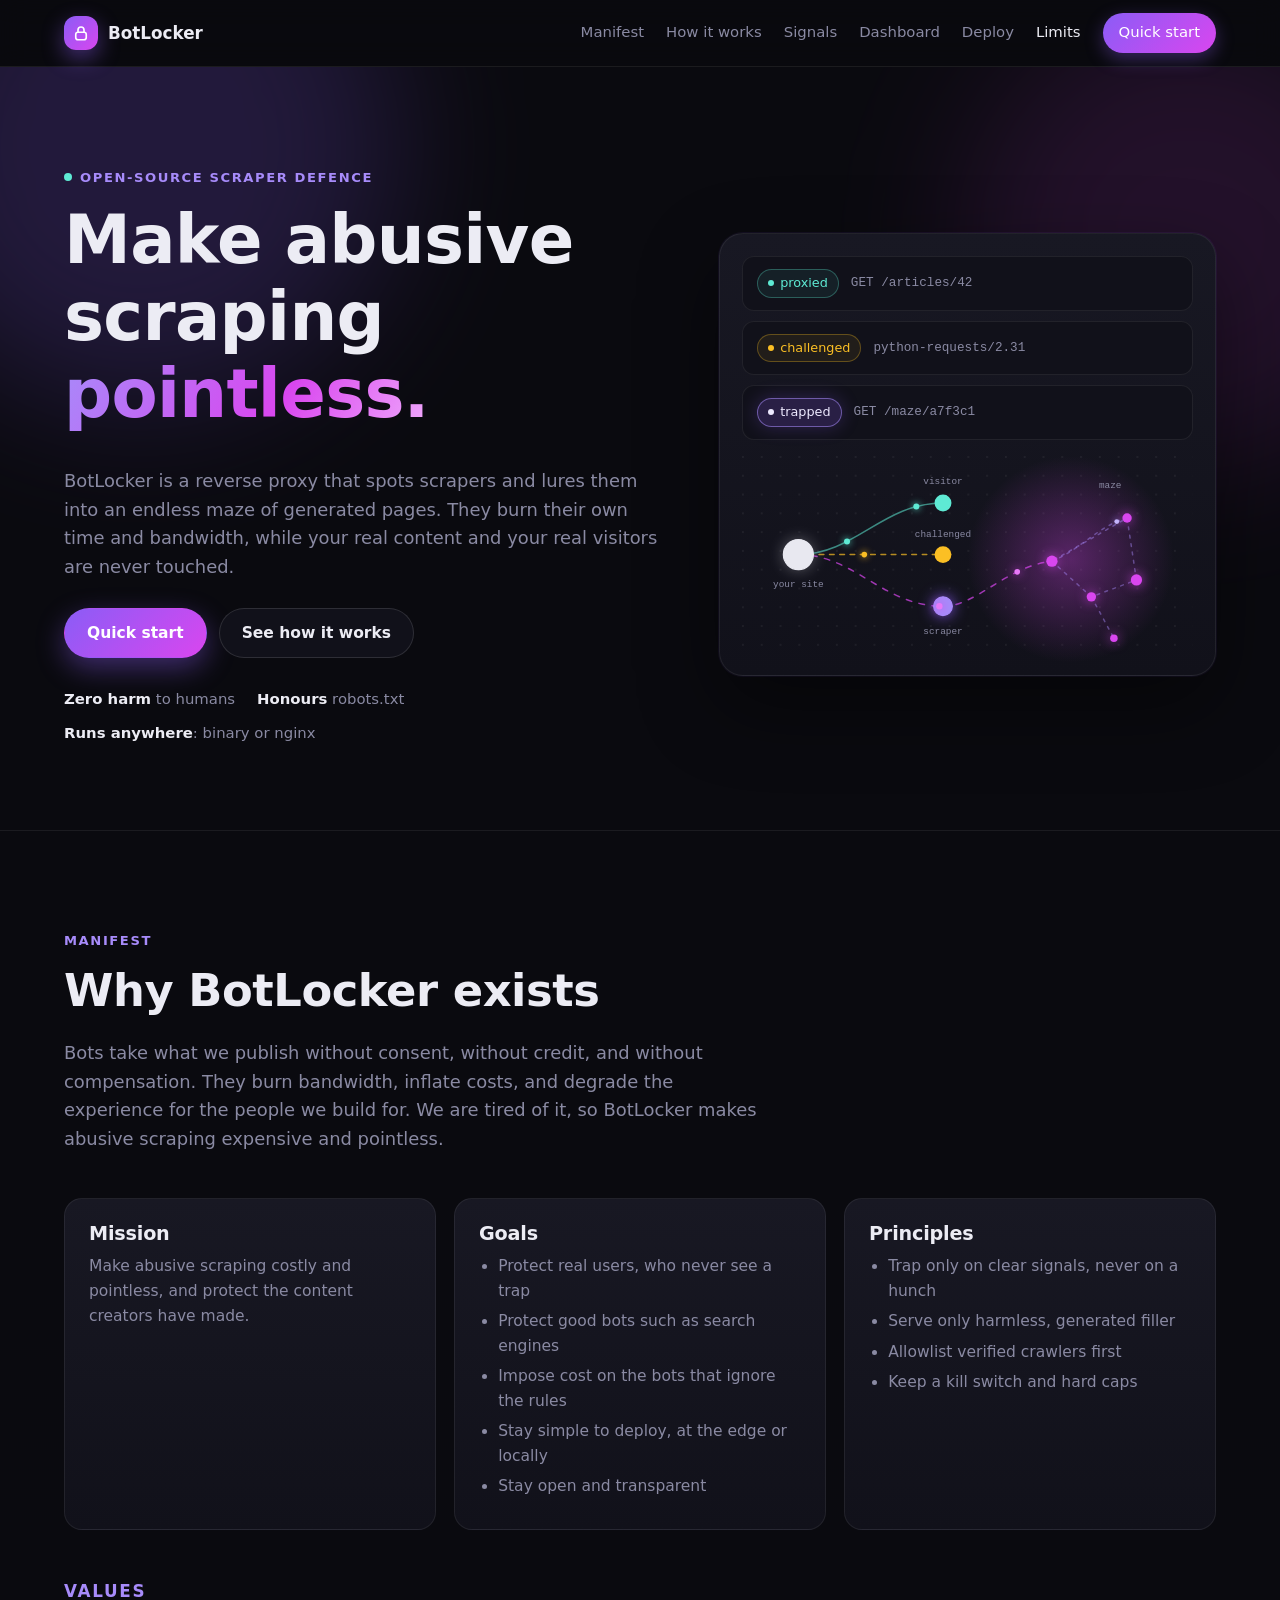
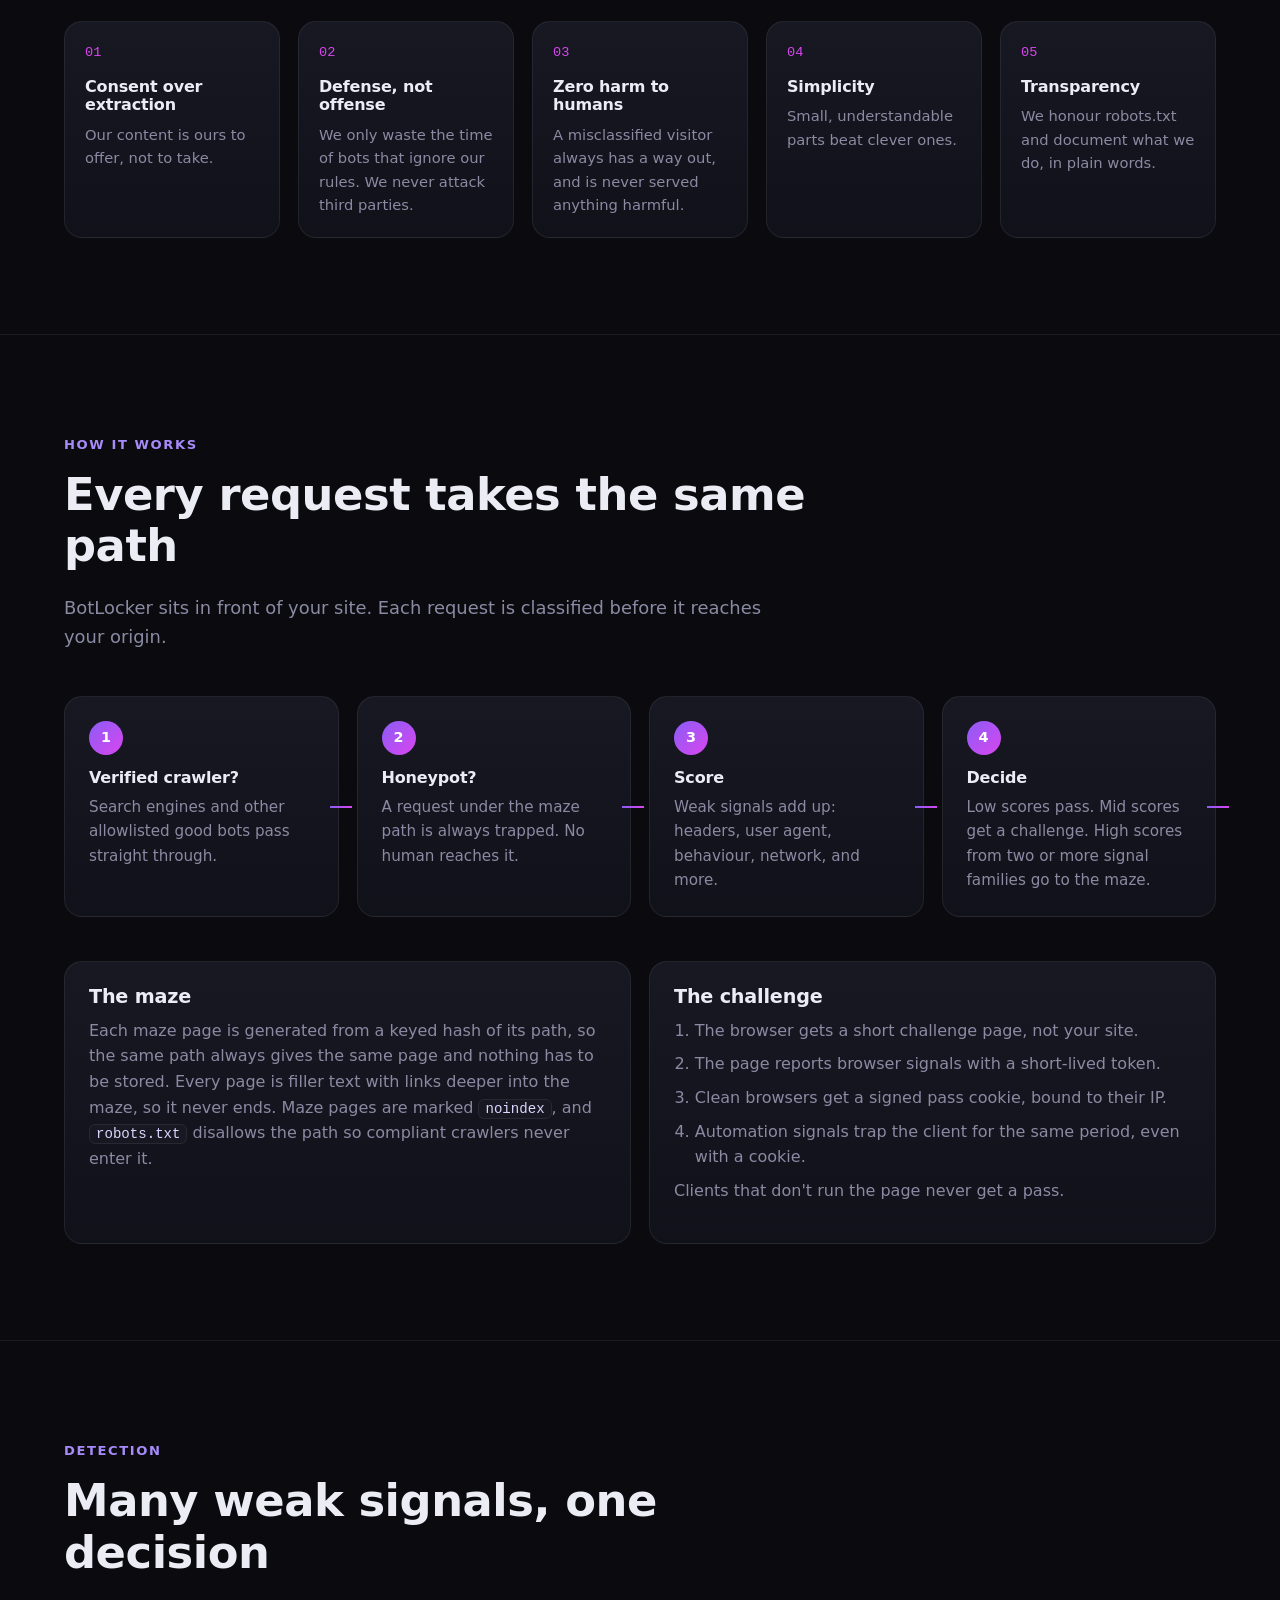
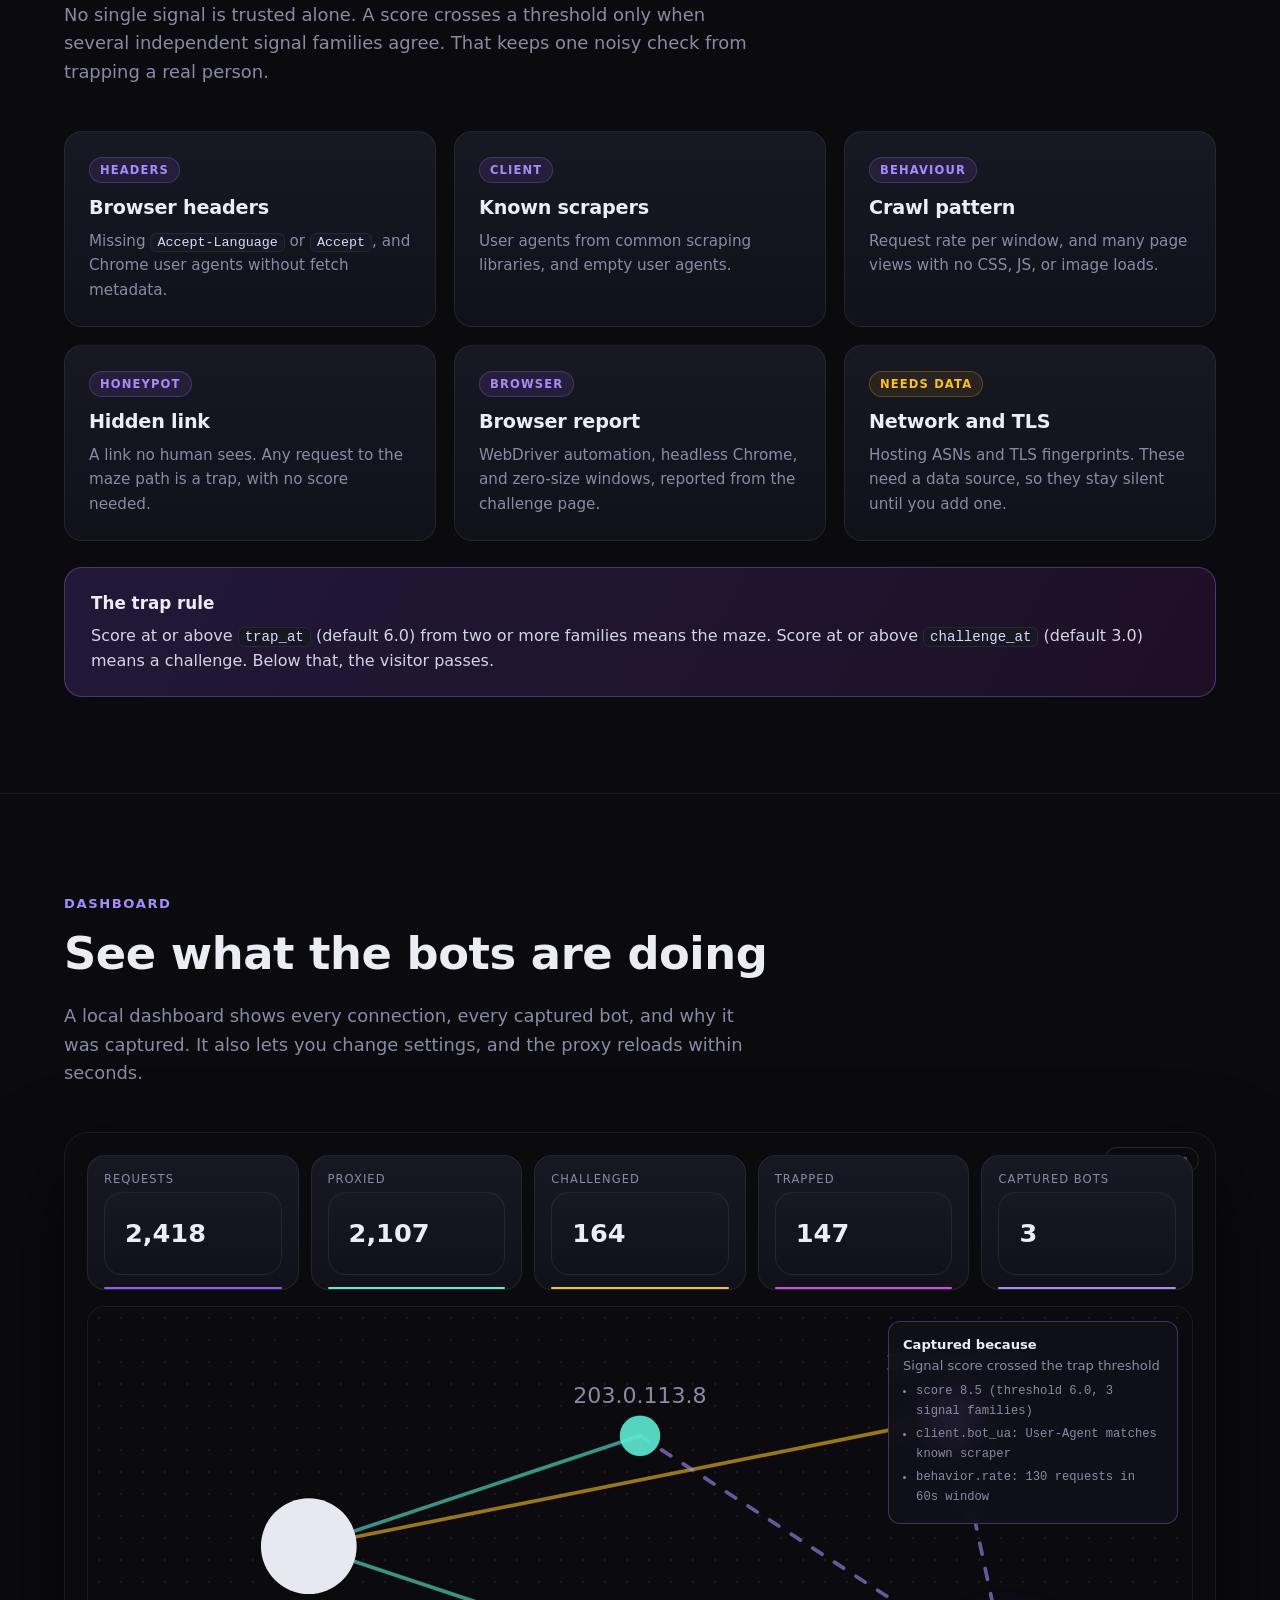
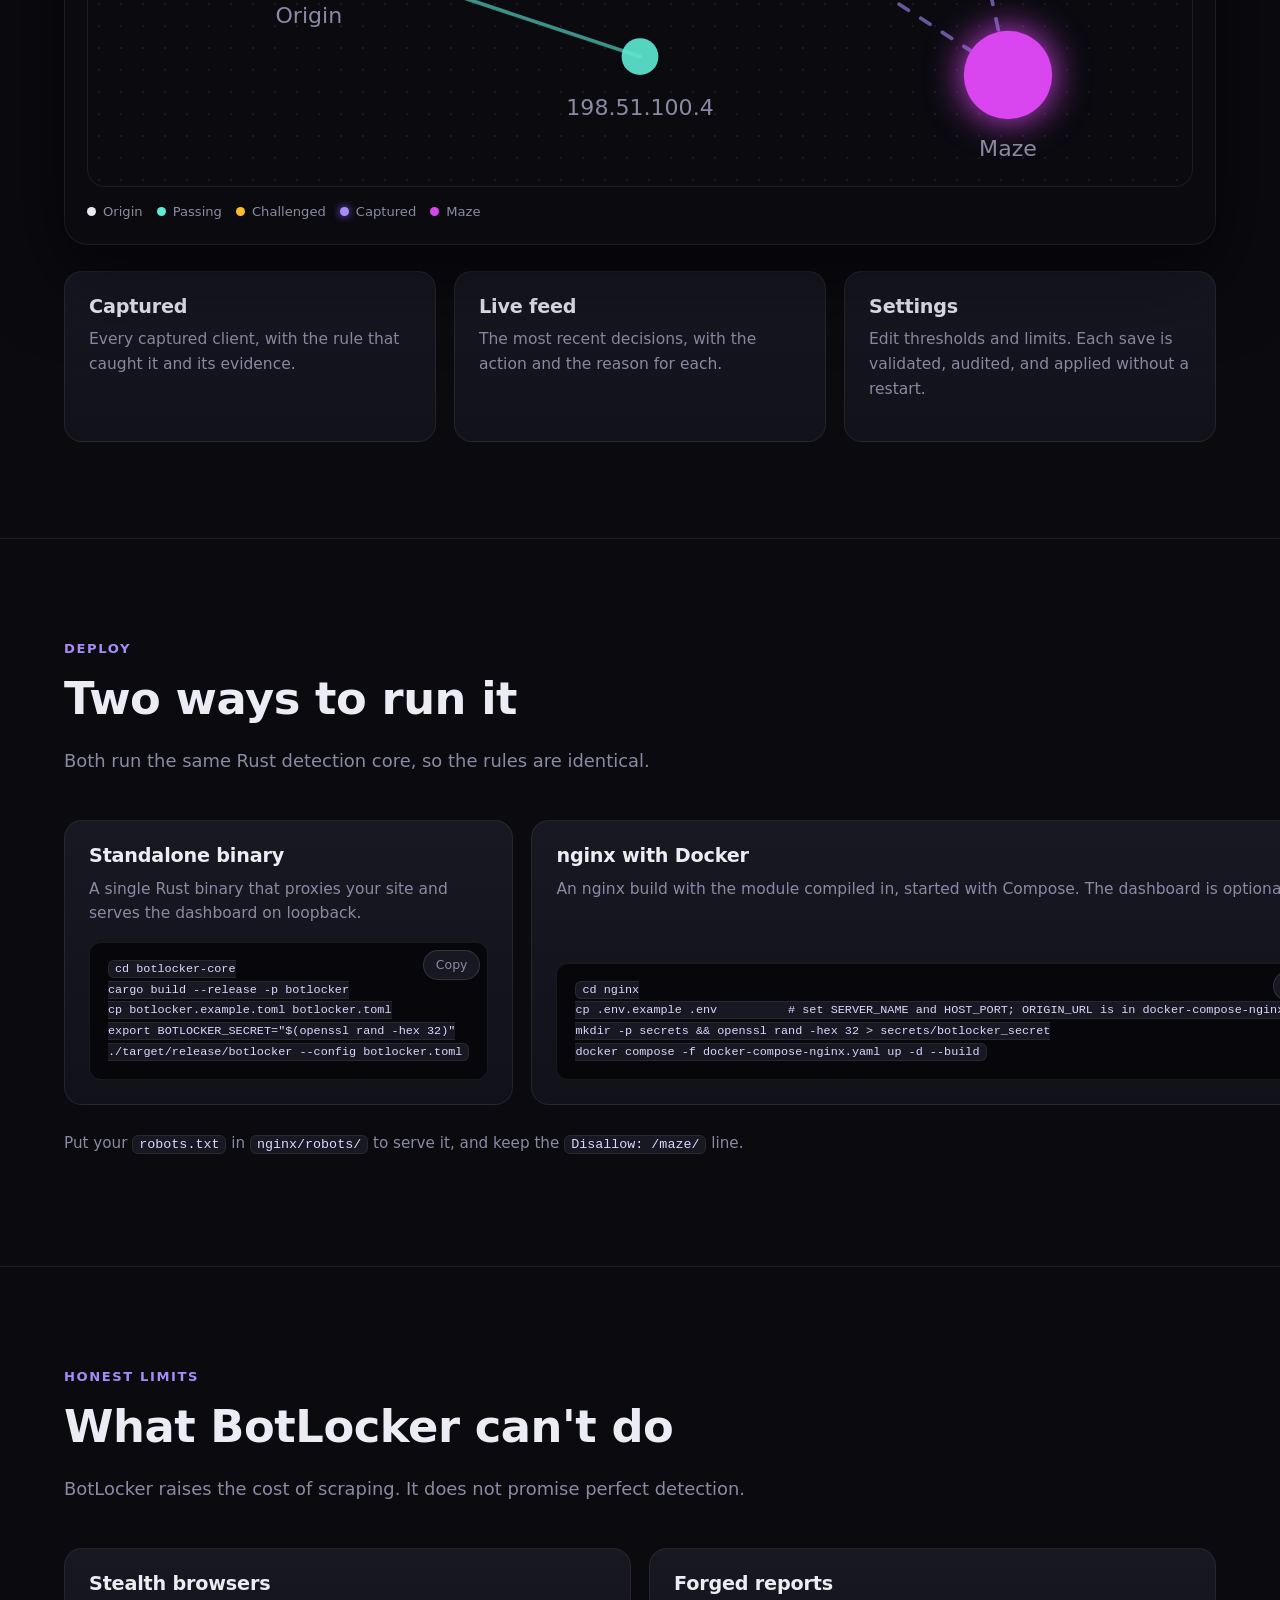
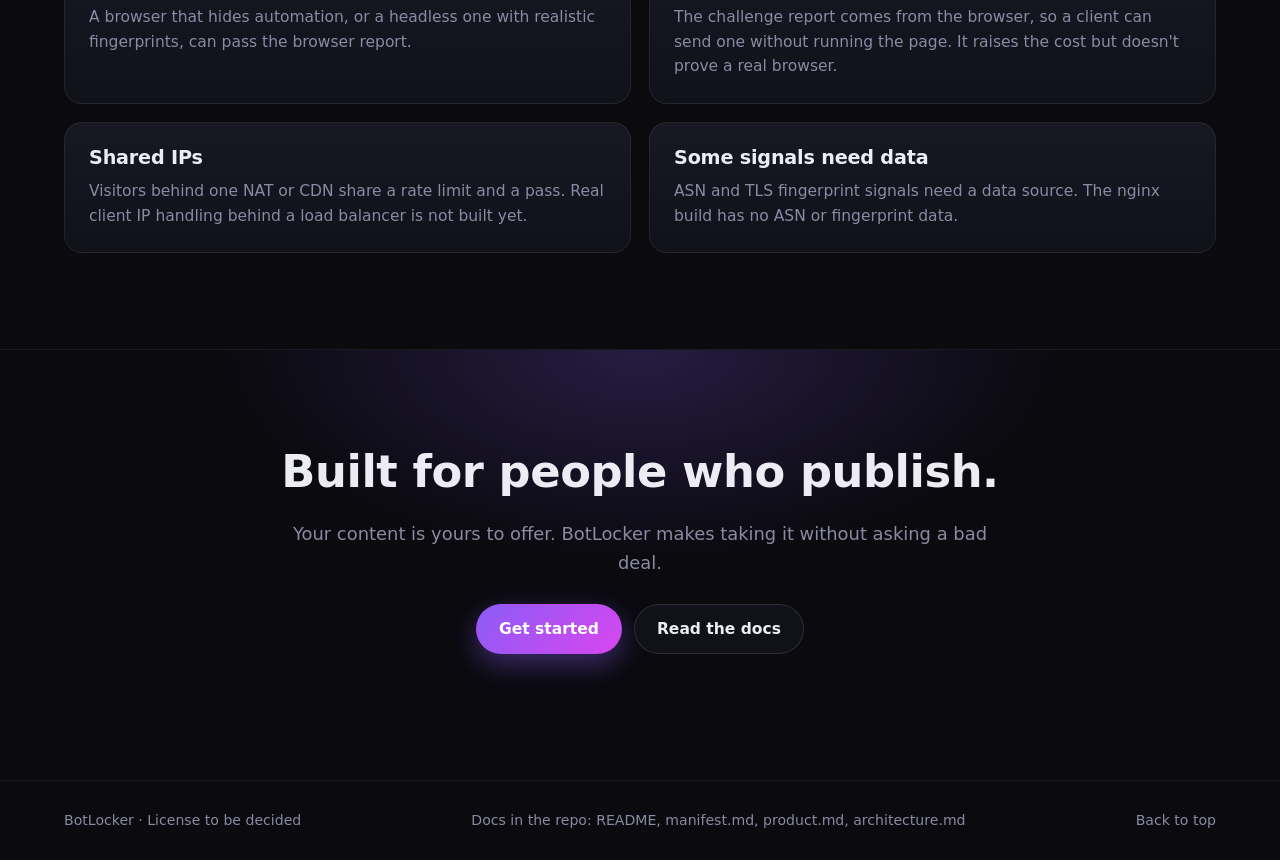
<file: webpage/index.html>
<!doctype html>
<html lang="en">
<head>
  <meta charset="utf-8">
  <meta name="viewport" content="width=device-width,initial-scale=1">
  <title>BotLocker · Make abusive scraping pointless</title>
  <meta name="description" content="BotLocker is a reverse proxy that lures abusive scrapers into an endless maze, so they waste their own time instead of taking your content.">
  <meta name="color-scheme" content="dark">
  <link rel="stylesheet" href="style.css">
</head>
<body>
<a class="skip" href="#main">Skip to content</a>

<header class="nav" id="top">
  <div class="wrap nav-inner">
    <a class="brand" href="#top" aria-label="BotLocker home">
      <span class="logo" aria-hidden="true">
        <svg viewBox="0 0 24 24" fill="none" stroke="#fff" stroke-width="2.2" stroke-linecap="round" stroke-linejoin="round">
          <rect x="5" y="11" width="14" height="10" rx="3"/>
          <path d="M8 11V8a4 4 0 0 1 8 0v3"/>
        </svg>
      </span>
      <span>BotLocker</span>
    </a>
    <button class="menu-toggle" aria-expanded="false" aria-controls="nav-links">Menu</button>
    <nav class="nav-links" id="nav-links" aria-label="Main">
      <a href="#manifest">Manifest</a>
      <a href="#how">How it works</a>
      <a href="#signals">Signals</a>
      <a href="#preview">Dashboard</a>
      <a href="#deploy">Deploy</a>
      <a href="#limits">Limits</a>
      <a class="pill-link" href="#deploy">Quick start</a>
    </nav>
  </div>
</header>

<main id="main">

  <!-- HERO -->
  <section class="hero">
    <div class="glow glow-a" aria-hidden="true"></div>
    <div class="glow glow-b" aria-hidden="true"></div>
    <div class="wrap hero-grid">
      <div class="reveal">
        <p class="eyebrow"><span class="dot" aria-hidden="true"></span> Open-source scraper defence</p>
        <h1>Make abusive scraping <span class="grad">pointless.</span></h1>
        <p class="lead">
          BotLocker is a reverse proxy that spots scrapers and lures them into an endless maze of
          generated pages. They burn their own time and bandwidth, while your real content and your
          real visitors are never touched.
        </p>
        <div class="cta">
          <a class="btn btn-primary" href="#deploy">Quick start</a>
          <a class="btn btn-ghost" href="#how">See how it works</a>
        </div>
        <ul class="hero-facts" aria-label="Highlights">
          <li><strong>Zero harm</strong> to humans</li>
          <li><strong>Honours</strong> robots.txt</li>
          <li><strong>Runs anywhere</strong>: binary or nginx</li>
        </ul>
      </div>
      <div class="hero-visual reveal" aria-hidden="true">
        <div class="maze-card">
          <div class="maze-row"><span class="pill proxied">proxied</span><span class="mono">GET /articles/42</span></div>
          <div class="maze-row"><span class="pill challenged">challenged</span><span class="mono">python-requests/2.31</span></div>
          <div class="maze-row"><span class="pill trapped">trapped</span><span class="mono">GET /maze/a7f3c1</span></div>
          <svg class="maze-net" viewBox="0 0 480 210" role="img" aria-label="Visitors flow through BotLocker: passing visitors reach your site, challenged clients are checked, and scrapers are led into the maze">
            <defs>
              <pattern id="dots" width="20" height="20" patternUnits="userSpaceOnUse"><circle cx="1" cy="1" r="1" class="grid-dot"/></pattern>
              <radialGradient id="mazeGlow" cx="50%" cy="50%" r="50%">
                <stop offset="0%" stop-color="#d946ef" stop-opacity="0.35"/>
                <stop offset="100%" stop-color="#d946ef" stop-opacity="0"/>
              </radialGradient>
              <path id="pVisitor" d="M60 105 C 120 105, 150 50, 214 50"/>
              <path id="pChallenge" d="M60 105 C 120 105, 150 105, 214 105"/>
              <path id="pScraper" d="M60 105 C 120 105, 150 160, 214 160"/>
              <path id="pMaze1" d="M214 160 C 250 160, 280 118, 330 112"/>
              <path id="pMaze2" d="M330 112 C 360 100, 380 74, 410 66"/>
            </defs>
            <rect width="480" height="210" fill="url(#dots)"/>
            <circle cx="350" cy="110" r="110" fill="url(#mazeGlow)"/>

            <!-- links -->
            <use href="#pVisitor" class="edge e-proxy"/>
            <use href="#pChallenge" class="edge e-challenge"/>
            <use href="#pScraper" class="edge e-trap"/>
            <use href="#pMaze1" class="edge e-trap"/>
            <use href="#pMaze2" class="edge e-maze"/>
            <path d="M330 112 L 372 150 L 420 132 L 410 66 Z" class="edge e-maze" style="animation-delay:-1s"/>
            <path d="M372 150 L 396 194" class="edge e-maze" style="animation-delay:-2s"/>

            <!-- maze cluster -->
            <g class="maze-nodes">
              <circle cx="330" cy="112" r="6" class="mz"/>
              <circle cx="410" cy="66" r="5" class="mz"/>
              <circle cx="372" cy="150" r="5" class="mz"/>
              <circle cx="420" cy="132" r="6" class="mz"/>
              <circle cx="396" cy="194" r="4" class="mz"/>
            </g>
            <text x="392" y="34" class="label">maze</text>

            <!-- your site -->
            <circle cx="60" cy="105" r="16" class="n-origin"/>
            <circle cx="60" cy="105" r="16" class="ring ring-origin"/>
            <text x="60" y="140" class="label">your site</text>

            <!-- visitor classes -->
            <circle cx="214" cy="50" r="9" class="n-pass"/>
            <text x="214" y="30" class="label">visitor</text>
            <circle cx="214" cy="105" r="9" class="n-challenge"/>
            <text x="214" y="86" class="label">challenged</text>
            <circle cx="214" cy="160" r="10" class="n-captured"/>
            <circle cx="214" cy="160" r="10" class="ring ring-captured"/>
            <text x="214" y="190" class="label">scraper</text>

            <!-- packets: travel along the paths -->
            <circle r="3.2" class="packet p-pass"><animateMotion dur="2.6s" repeatCount="indefinite"><mpath href="#pVisitor"/></animateMotion></circle>
            <circle r="3.2" class="packet p-pass"><animateMotion dur="2.6s" begin="1.3s" repeatCount="indefinite"><mpath href="#pVisitor"/></animateMotion></circle>
            <circle r="3" class="packet p-challenge"><animateMotion dur="3.4s" begin="0.6s" repeatCount="indefinite"><mpath href="#pChallenge"/></animateMotion></circle>
            <circle r="3.4" class="packet p-trap"><animateMotion dur="2.2s" repeatCount="indefinite"><mpath href="#pScraper"/></animateMotion></circle>
            <circle r="3" class="packet p-trap"><animateMotion dur="1.8s" begin="0.9s" repeatCount="indefinite"><mpath href="#pMaze1"/></animateMotion></circle>
            <circle r="2.6" class="packet p-maze"><animateMotion dur="2s" begin="0.4s" repeatCount="indefinite"><mpath href="#pMaze2"/></animateMotion></circle>
          </svg>
        </div>
      </div>
    </div>
  </section>

  <!-- MANIFEST -->
  <section class="section" id="manifest">
    <div class="wrap">
      <header class="section-head reveal">
        <p class="eyebrow">Manifest</p>
        <h2>Why BotLocker exists</h2>
        <p class="lead">
          Bots take what we publish without consent, without credit, and without compensation. They burn
          bandwidth, inflate costs, and degrade the experience for the people we build for. We are tired of
          it, so BotLocker makes abusive scraping expensive and pointless.
        </p>
      </header>

      <div class="cards three">
        <article class="card reveal">
          <h3>Mission</h3>
          <p>Make abusive scraping costly and pointless, and protect the content creators have made.</p>
        </article>
        <article class="card reveal">
          <h3>Goals</h3>
          <ul>
            <li>Protect real users, who never see a trap</li>
            <li>Protect good bots such as search engines</li>
            <li>Impose cost on the bots that ignore the rules</li>
            <li>Stay simple to deploy, at the edge or locally</li>
            <li>Stay open and transparent</li>
          </ul>
        </article>
        <article class="card reveal">
          <h3>Principles</h3>
          <ul>
            <li>Trap only on clear signals, never on a hunch</li>
            <li>Serve only harmless, generated filler</li>
            <li>Allowlist verified crawlers first</li>
            <li>Keep a kill switch and hard caps</li>
          </ul>
        </article>
      </div>

      <h3 class="sub reveal">Values</h3>
      <div class="cards values">
        <article class="value reveal"><span class="value-num">01</span><h4>Consent over extraction</h4><p>Our content is ours to offer, not to take.</p></article>
        <article class="value reveal"><span class="value-num">02</span><h4>Defense, not offense</h4><p>We only waste the time of bots that ignore our rules. We never attack third parties.</p></article>
        <article class="value reveal"><span class="value-num">03</span><h4>Zero harm to humans</h4><p>A misclassified visitor always has a way out, and is never served anything harmful.</p></article>
        <article class="value reveal"><span class="value-num">04</span><h4>Simplicity</h4><p>Small, understandable parts beat clever ones.</p></article>
        <article class="value reveal"><span class="value-num">05</span><h4>Transparency</h4><p>We honour robots.txt and document what we do, in plain words.</p></article>
      </div>
    </div>
  </section>

  <!-- HOW IT WORKS -->
  <section class="section" id="how">
    <div class="wrap">
      <header class="section-head reveal">
        <p class="eyebrow">How it works</p>
        <h2>Every request takes the same path</h2>
        <p class="lead">BotLocker sits in front of your site. Each request is classified before it reaches your origin.</p>
      </header>

      <ol class="pipeline reveal" aria-label="Request pipeline">
        <li class="stage"><span class="stage-num">1</span><h4>Verified crawler?</h4><p>Search engines and other allowlisted good bots pass straight through.</p></li>
        <li class="stage"><span class="stage-num">2</span><h4>Honeypot?</h4><p>A request under the maze path is always trapped. No human reaches it.</p></li>
        <li class="stage"><span class="stage-num">3</span><h4>Score</h4><p>Weak signals add up: headers, user agent, behaviour, network, and more.</p></li>
        <li class="stage"><span class="stage-num">4</span><h4>Decide</h4><p>Low scores pass. Mid scores get a challenge. High scores from two or more signal families go to the maze.</p></li>
      </ol>

      <div class="split">
        <article class="panel reveal">
          <h3>The maze</h3>
          <p>
            Each maze page is generated from a keyed hash of its path, so the same path always gives the same
            page and nothing has to be stored. Every page is filler text with links deeper into the maze, so it
            never ends. Maze pages are marked <code>noindex</code>, and <code>robots.txt</code> disallows the path
            so compliant crawlers never enter it.
          </p>
        </article>
        <article class="panel reveal">
          <h3>The challenge</h3>
          <ol class="steps">
            <li>The browser gets a short challenge page, not your site.</li>
            <li>The page reports browser signals with a short-lived token.</li>
            <li>Clean browsers get a signed pass cookie, bound to their IP.</li>
            <li>Automation signals trap the client for the same period, even with a cookie.</li>
          </ol>
          <p class="muted">Clients that don't run the page never get a pass.</p>
        </article>
      </div>
    </div>
  </section>

  <!-- SIGNALS -->
  <section class="section" id="signals">
    <div class="wrap">
      <header class="section-head reveal">
        <p class="eyebrow">Detection</p>
        <h2>Many weak signals, one decision</h2>
        <p class="lead">
          No single signal is trusted alone. A score crosses a threshold only when several independent signal
          families agree. That keeps one noisy check from trapping a real person.
        </p>
      </header>

      <div class="cards signals">
        <article class="card signal reveal"><span class="family">Headers</span><h3>Browser headers</h3><p>Missing <code>Accept-Language</code> or <code>Accept</code>, and Chrome user agents without fetch metadata.</p></article>
        <article class="card signal reveal"><span class="family">Client</span><h3>Known scrapers</h3><p>User agents from common scraping libraries, and empty user agents.</p></article>
        <article class="card signal reveal"><span class="family">Behaviour</span><h3>Crawl pattern</h3><p>Request rate per window, and many page views with no CSS, JS, or image loads.</p></article>
        <article class="card signal reveal"><span class="family">Honeypot</span><h3>Hidden link</h3><p>A link no human sees. Any request to the maze path is a trap, with no score needed.</p></article>
        <article class="card signal reveal"><span class="family">Browser</span><h3>Browser report</h3><p>WebDriver automation, headless Chrome, and zero-size windows, reported from the challenge page.</p></article>
        <article class="card signal reveal"><span class="family muted-tag">Needs data</span><h3>Network and TLS</h3><p>Hosting ASNs and TLS fingerprints. These need a data source, so they stay silent until you add one.</p></article>
      </div>

      <div class="rule reveal">
        <div><strong>The trap rule</strong><p>Score at or above <code>trap_at</code> (default 6.0) from two or more families means the maze. Score at or above <code>challenge_at</code> (default 3.0) means a challenge. Below that, the visitor passes.</p></div>
      </div>
    </div>
  </section>

  <!-- DASHBOARD PREVIEW -->
  <section class="section" id="preview">
    <div class="wrap">
      <header class="section-head reveal">
        <p class="eyebrow">Dashboard</p>
        <h2>See what the bots are doing</h2>
        <p class="lead">
          A local dashboard shows every connection, every captured bot, and why it was captured. It also lets you
          change settings, and the proxy reloads within seconds.
        </p>
      </header>

      <div class="preview reveal" role="img" aria-label="Sample dashboard: stat tiles and a connection graph with one captured bot">
        <p class="sample-tag">Sample data</p>
        <div class="stats">
          <div class="stat" style="--accent:var(--violet)"><span class="label">Requests</span><span class="value">2,418</span></div>
          <div class="stat" style="--accent:var(--teal)"><span class="label">Proxied</span><span class="value">2,107</span></div>
          <div class="stat" style="--accent:var(--amber)"><span class="label">Challenged</span><span class="value">164</span></div>
          <div class="stat" style="--accent:var(--fuchsia)"><span class="label">Trapped</span><span class="value">147</span></div>
          <div class="stat" style="--accent:var(--purple)"><span class="label">Captured bots</span><span class="value">3</span></div>
        </div>
        <div class="graph-wrap">
          <svg viewBox="0 0 600 260" role="presentation" class="graph">
            <line class="edge proxy" x1="120" y1="130" x2="300" y2="70"/>
            <line class="edge proxy" x1="120" y1="130" x2="300" y2="190"/>
            <line class="edge challenge" x1="120" y1="130" x2="470" y2="60"/>
            <line class="edge trap" x1="300" y1="70" x2="500" y2="200"/>
            <line class="edge trap" x1="470" y1="60" x2="500" y2="200"/>
            <circle class="n origin" cx="120" cy="130" r="26"/><text x="120" y="172">Origin</text>
            <circle class="n client" cx="300" cy="70" r="11"/><text x="300" y="52">203.0.113.8</text>
            <circle class="n client" cx="300" cy="190" r="10"/><text x="300" y="222">198.51.100.4</text>
            <circle class="n captured" cx="470" cy="60" r="14"/><text x="470" y="34">203.0.113.9</text>
            <circle class="n maze" cx="500" cy="200" r="24"/><text x="500" y="244">Maze</text>
          </svg>
          <aside class="why-card">
            <p class="why-title">Captured because</p>
            <p>Signal score crossed the trap threshold</p>
            <ul>
              <li>score 8.5 (threshold 6.0, 3 signal families)</li>
              <li>client.bot_ua: User-Agent matches known scraper</li>
              <li>behavior.rate: 130 requests in 60s window</li>
            </ul>
          </aside>
        </div>
        <div class="legend">
          <span><i class="sw" style="background:#e8e8f0"></i>Origin</span>
          <span><i class="sw" style="background:#5eead4"></i>Passing</span>
          <span><i class="sw" style="background:#fbbf24"></i>Challenged</span>
          <span><i class="sw" style="background:#a78bfa;box-shadow:0 0 8px #8b5cf6"></i>Captured</span>
          <span><i class="sw" style="background:#d946ef"></i>Maze</span>
        </div>
      </div>

      <div class="cards three mini">
        <article class="card reveal"><h3>Captured</h3><p>Every captured client, with the rule that caught it and its evidence.</p></article>
        <article class="card reveal"><h3>Live feed</h3><p>The most recent decisions, with the action and the reason for each.</p></article>
        <article class="card reveal"><h3>Settings</h3><p>Edit thresholds and limits. Each save is validated, audited, and applied without a restart.</p></article>
      </div>
    </div>
  </section>

  <!-- DEPLOY -->
  <section class="section" id="deploy">
    <div class="wrap">
      <header class="section-head reveal">
        <p class="eyebrow">Deploy</p>
        <h2>Two ways to run it</h2>
        <p class="lead">Both run the same Rust detection core, so the rules are identical.</p>
      </header>

      <div class="cards two">
        <article class="card deploy reveal">
          <h3>Standalone binary</h3>
          <p>A single Rust binary that proxies your site and serves the dashboard on loopback.</p>
          <div class="code">
            <button class="copy" type="button" aria-label="Copy command">Copy</button>
            <pre><code>cd botlocker-core
cargo build --release -p botlocker
cp botlocker.example.toml botlocker.toml
export BOTLOCKER_SECRET="$(openssl rand -hex 32)"
./target/release/botlocker --config botlocker.toml</code></pre>
          </div>
        </article>
        <article class="card deploy reveal">
          <h3>nginx with Docker</h3>
          <p>An nginx build with the module compiled in, started with Compose. The dashboard is optional.</p>
          <div class="code">
            <button class="copy" type="button" aria-label="Copy command">Copy</button>
            <pre><code>cd nginx
cp .env.example .env          # set SERVER_NAME and HOST_PORT; ORIGIN_URL is in docker-compose-nginx.yaml
mkdir -p secrets && openssl rand -hex 32 &gt; secrets/botlocker_secret
docker compose -f docker-compose-nginx.yaml up -d --build</code></pre>
          </div>
        </article>
      </div>

      <p class="note reveal">Put your <code>robots.txt</code> in <code>nginx/robots/</code> to serve it, and keep the <code>Disallow: /maze/</code> line.</p>
    </div>
  </section>

  <!-- LIMITS -->
  <section class="section" id="limits">
    <div class="wrap">
      <header class="section-head reveal">
        <p class="eyebrow">Honest limits</p>
        <h2>What BotLocker can't do</h2>
        <p class="lead">BotLocker raises the cost of scraping. It does not promise perfect detection.</p>
      </header>
      <div class="cards two limits">
        <article class="card reveal"><h3>Stealth browsers</h3><p>A browser that hides automation, or a headless one with realistic fingerprints, can pass the browser report.</p></article>
        <article class="card reveal"><h3>Forged reports</h3><p>The challenge report comes from the browser, so a client can send one without running the page. It raises the cost but doesn't prove a real browser.</p></article>
        <article class="card reveal"><h3>Shared IPs</h3><p>Visitors behind one NAT or CDN share a rate limit and a pass. Real client IP handling behind a load balancer is not built yet.</p></article>
        <article class="card reveal"><h3>Some signals need data</h3><p>ASN and TLS fingerprint signals need a data source. The nginx build has no ASN or fingerprint data.</p></article>
      </div>
    </div>
  </section>

  <!-- FOOTER CTA -->
  <section class="closing">
    <div class="wrap reveal">
      <h2>Built for people who publish.</h2>
      <p class="lead">Your content is yours to offer. BotLocker makes taking it without asking a bad deal.</p>
      <div class="cta">
        <a class="btn btn-primary" href="#deploy">Get started</a>
        <a class="btn btn-ghost" href="../README.md">Read the docs</a>
      </div>
    </div>
  </section>
</main>

<footer class="footer">
  <div class="wrap footer-inner">
    <span>BotLocker · License to be decided</span>
    <span class="muted">Docs in the repo: README, manifest.md, product.md, architecture.md</span>
    <a href="#top">Back to top</a>
  </div>
</footer>

<script src="script.js"></script>
</body>
</html>
</file>
<file: webpage/style.css>
/* BotLocker project page. Same colour system and radii as the dashboard. */
:root {
  --bg: #0a0a0f;
  --panel: #11111a;
  --panel-2: #181823;
  --line: rgba(255, 255, 255, 0.07);
  --line-2: rgba(255, 255, 255, 0.12);
  --text: #ececf4;
  --muted: #8a8aa3;
  --dim: #5d5d73;
  --violet: #8b5cf6;
  --purple: #a78bfa;
  --fuchsia: #d946ef;
  --teal: #5eead4;
  --amber: #fbbf24;
  --rose: #fb7185;
  --r-xl: 24px;
  --r-lg: 18px;
  --r-md: 12px;
  --r-pill: 999px;
  --wrap: 1200px;
}

* { box-sizing: border-box; }
html { scroll-behavior: smooth; scroll-padding-top: 80px; }
body {
  margin: 0;
  background: var(--bg);
  color: var(--text);
  font: 16px/1.6 Inter, ui-sans-serif, system-ui, -apple-system, "Segoe UI", sans-serif;
  -webkit-font-smoothing: antialiased;
  overflow-x: hidden;
}
img, svg { max-width: 100%; }
a { color: var(--purple); text-decoration: none; }
a:hover { color: #c4b5fd; }
:focus-visible { outline: 2px solid var(--fuchsia); outline-offset: 3px; border-radius: 6px; }
code, .mono { font-family: ui-monospace, SFMono-Regular, Menlo, Consolas, monospace; font-size: 0.88em; }
code { background: var(--panel-2); border: 1px solid var(--line); padding: 1px 6px; border-radius: 6px; color: #ddd6fe; }
h1, h2, h3, h4 { line-height: 1.15; letter-spacing: -0.01em; margin: 0 0 0.5em; }
h1 { font-size: clamp(2.4rem, 5.5vw, 4.2rem); font-weight: 750; }
h2 { font-size: clamp(1.9rem, 3.6vw, 2.8rem); font-weight: 700; }
h3 { font-size: 1.2rem; font-weight: 650; }
h4 { font-size: 1rem; font-weight: 650; }
p { margin: 0 0 1em; }
ul, ol { margin: 0; padding-left: 1.2em; }
li { margin: 0.35em 0; }
.muted { color: var(--muted); }
.lead { color: var(--muted); font-size: 1.12rem; max-width: 62ch; }
.grad {
  background: linear-gradient(120deg, var(--purple), var(--fuchsia) 60%, #f0abfc);
  -webkit-background-clip: text; background-clip: text; color: transparent;
}
.wrap { max-width: var(--wrap); margin: 0 auto; padding: 0 24px; }
.skip { position: absolute; left: -999px; top: 8px; background: var(--violet); color: #fff; padding: 8px 14px; border-radius: var(--r-pill); z-index: 99; }
.skip:focus { left: 12px; }

/* ---------- nav ---------- */
.nav {
  position: sticky; top: 0; z-index: 50;
  background: rgba(10, 10, 15, 0.72);
  backdrop-filter: blur(14px); -webkit-backdrop-filter: blur(14px);
  border-bottom: 1px solid var(--line);
}
.nav-inner { display: flex; align-items: center; justify-content: space-between; height: 66px; gap: 16px; }
.brand { display: flex; align-items: center; gap: 10px; font-weight: 700; font-size: 1.05rem; color: var(--text); }
.logo {
  width: 34px; height: 34px; border-radius: 12px; display: grid; place-items: center;
  background: linear-gradient(135deg, var(--violet), var(--fuchsia));
  box-shadow: 0 8px 22px rgba(139, 92, 246, 0.45);
}
.logo svg { width: 18px; height: 18px; }
.nav-links { display: flex; align-items: center; gap: 22px; font-size: 0.93rem; }
.nav-links a { color: var(--muted); }
.nav-links a:hover, .nav-links a.active { color: var(--text); }
.pill-link {
  color: #fff !important; padding: 8px 16px; border-radius: var(--r-pill);
  background: linear-gradient(135deg, var(--violet), var(--fuchsia));
  box-shadow: 0 6px 18px rgba(139, 92, 246, 0.35);
}
.menu-toggle {
  display: none; background: var(--panel); color: var(--text); border: 1px solid var(--line-2);
  border-radius: var(--r-pill); padding: 8px 14px; font: inherit; cursor: pointer;
}

/* ---------- hero ---------- */
.hero { position: relative; overflow: hidden; padding: 96px 0 84px; }
.glow { position: absolute; border-radius: 50%; filter: blur(70px); pointer-events: none; opacity: 0.55; }
.glow-a { width: 520px; height: 520px; background: rgba(139, 92, 246, 0.35); top: -180px; left: -120px; }
.glow-b { width: 460px; height: 460px; background: rgba(217, 70, 239, 0.22); top: -60px; right: -140px; }
.hero-grid { position: relative; display: grid; grid-template-columns: 1.1fr 0.9fr; gap: 48px; align-items: center; }
.eyebrow {
  display: inline-flex; align-items: center; gap: 8px; color: var(--purple);
  font-size: 0.82rem; font-weight: 650; text-transform: uppercase; letter-spacing: 0.12em; margin-bottom: 14px;
}
.dot { width: 8px; height: 8px; border-radius: 50%; background: var(--teal); animation: pulse 2s infinite; }
.cta { display: flex; gap: 12px; flex-wrap: wrap; margin: 26px 0 30px; }
.btn {
  display: inline-flex; align-items: center; justify-content: center; padding: 12px 22px;
  border-radius: var(--r-pill); font-weight: 650; font-size: 0.97rem; border: 1px solid transparent;
  transition: transform 0.2s ease, box-shadow 0.2s ease, background 0.2s ease;
}
.btn:hover { transform: translateY(-1px); }
.btn-primary {
  color: #fff; background: linear-gradient(135deg, var(--violet), var(--fuchsia));
  box-shadow: 0 10px 28px rgba(139, 92, 246, 0.4);
}
.btn-primary:hover { color: #fff; box-shadow: 0 14px 36px rgba(139, 92, 246, 0.5); }
.btn-ghost { color: var(--text); background: var(--panel); border-color: var(--line-2); }
.btn-ghost:hover { color: var(--text); background: var(--panel-2); }
.hero-facts { list-style: none; padding: 0; margin: 0; display: flex; flex-wrap: wrap; gap: 10px 22px; color: var(--muted); font-size: 0.93rem; }
.hero-facts li { margin: 0; }
.hero-facts strong { color: var(--text); }

.maze-card {
  background: linear-gradient(180deg, var(--panel-2), var(--panel));
  border: 1px solid var(--line); border-radius: var(--r-xl); padding: 22px;
  box-shadow: 0 30px 80px rgba(0, 0, 0, 0.45), 0 0 0 1px rgba(139, 92, 246, 0.08);
}
.maze-row {
  display: flex; align-items: center; gap: 12px; padding: 12px 14px; margin-bottom: 10px;
  background: var(--panel); border: 1px solid var(--line); border-radius: var(--r-md); font-size: 0.9rem;
  color: var(--muted); animation: rise 0.8s ease both;
}
.maze-row:nth-child(2) { animation-delay: 0.15s; }
.maze-row:nth-child(3) { animation-delay: 0.3s; }
.maze-net { width: 100%; height: auto; display: block; margin-top: 16px; overflow: visible; }
.maze-net .grid-dot { fill: rgba(255, 255, 255, 0.07); }
.maze-net .edge { fill: none; stroke-width: 1.6; stroke-linecap: round; opacity: 0.7; }
.maze-net use.edge { stroke-width: 1.6; }
.maze-net .e-proxy { stroke: #5eead4; opacity: 0.55; }
.maze-net .e-challenge { stroke: #fbbf24; stroke-dasharray: 5 6; animation: flow 1.6s linear infinite; }
.maze-net .e-trap { stroke: #d946ef; stroke-dasharray: 6 8; animation: flow 1.2s linear infinite; }
.maze-net .e-maze { stroke: #a78bfa; stroke-dasharray: 3 6; opacity: 0.45; animation: flow 2.4s linear infinite; }
.maze-net .n-origin { fill: #e8e8f0; filter: drop-shadow(0 0 8px rgba(232, 232, 240, 0.35)); }
.maze-net .n-pass { fill: #5eead4; }
.maze-net .n-challenge { fill: #fbbf24; }
.maze-net .n-captured { fill: #a78bfa; filter: drop-shadow(0 0 8px #8b5cf6); }
.maze-net .mz { fill: #d946ef; filter: drop-shadow(0 0 6px rgba(217, 70, 239, 0.8)); animation: twinkle 2.8s ease-in-out infinite; }
.maze-net .mz:nth-child(2) { animation-delay: -0.6s; }
.maze-net .mz:nth-child(3) { animation-delay: -1.2s; }
.maze-net .mz:nth-child(4) { animation-delay: -1.8s; }
.maze-net .mz:nth-child(5) { animation-delay: -2.2s; }
.maze-net .ring { fill: none; stroke-width: 1.2; transform-box: fill-box; transform-origin: center; animation: ring 2.6s ease-out infinite; }
.maze-net .ring-origin { stroke: #e8e8f0; }
.maze-net .ring-captured { stroke: #a78bfa; animation-delay: -1.3s; }
.maze-net .label { font: 10px ui-monospace, SFMono-Regular, Menlo, monospace; fill: var(--muted); text-anchor: middle; }
.maze-net .packet { stroke: none; }
.maze-net .p-pass { fill: #5eead4; filter: drop-shadow(0 0 4px #5eead4); }
.maze-net .p-challenge { fill: #fbbf24; filter: drop-shadow(0 0 4px #fbbf24); }
.maze-net .p-trap { fill: #e879f9; filter: drop-shadow(0 0 5px #d946ef); }
.maze-net .p-maze { fill: #c4b5fd; filter: drop-shadow(0 0 4px #a78bfa); }
@keyframes ring { 0% { transform: scale(0.6); opacity: 0.8; } 100% { transform: scale(2.6); opacity: 0; } }
@keyframes twinkle { 0%, 100% { opacity: 0.55; } 50% { opacity: 1; } }
@media (prefers-reduced-motion: reduce) {
  .maze-net .packet, .maze-net .ring { display: none; }
}

/* ---------- sections ---------- */
.section { padding: 96px 0; border-top: 1px solid var(--line); }
.section-head { max-width: 760px; margin-bottom: 44px; }
.sub { margin: 52px 0 20px; font-size: 1.05rem; color: var(--purple); text-transform: uppercase; letter-spacing: 0.1em; }

.cards { display: grid; gap: 18px; }
.cards.three { grid-template-columns: repeat(3, 1fr); }
.cards.two { grid-template-columns: repeat(2, 1fr); }
.cards.values { grid-template-columns: repeat(5, 1fr); }
.cards.signals { grid-template-columns: repeat(3, 1fr); }
.cards.mini { margin-top: 26px; }
.card, .panel, .value, .stage, .deploy, .signal {
  background: linear-gradient(180deg, var(--panel-2), var(--panel));
  border: 1px solid var(--line); border-radius: var(--r-lg); padding: 24px;
  transition: border-color 0.25s ease, transform 0.25s ease;
}
.card:hover, .value:hover, .signal:hover, .deploy:hover { border-color: rgba(167, 139, 250, 0.35); transform: translateY(-2px); }
.card p, .card li { color: var(--muted); font-size: 0.97rem; }
.card ul { color: var(--muted); }
.value { padding: 20px; }
.value-num { display: block; color: var(--fuchsia); font-family: ui-monospace, Menlo, monospace; font-size: 0.85rem; margin-bottom: 14px; }
.value h4 { margin-bottom: 8px; }
.value p { color: var(--muted); font-size: 0.92rem; margin: 0; }
.family {
  display: inline-block; font-size: 0.72rem; font-weight: 650; text-transform: uppercase; letter-spacing: 0.1em;
  color: var(--purple); background: rgba(139, 92, 246, 0.12); border: 1px solid rgba(167, 139, 250, 0.22);
  padding: 3px 10px; border-radius: var(--r-pill); margin-bottom: 14px;
}
.muted-tag { color: var(--amber); background: rgba(251, 191, 36, 0.08); border-color: rgba(251, 191, 36, 0.25); }
.signal p { color: var(--muted); font-size: 0.95rem; margin: 0; }

/* ---------- pipeline ---------- */
.pipeline { list-style: none; padding: 0; margin: 0 0 44px; display: grid; grid-template-columns: repeat(4, 1fr); gap: 18px; counter-reset: s; }
.pipeline li { margin: 0; }
.stage { position: relative; height: 100%; }
.stage::after {
  content: ""; position: absolute; top: 50%; right: -14px; width: 22px; height: 2px;
  background: linear-gradient(90deg, var(--violet), var(--fuchsia));
}
.pipeline li:last-child .stage::after { display: none; }
.stage-num {
  display: inline-grid; place-items: center; width: 34px; height: 34px; border-radius: 50%; margin-bottom: 14px;
  background: linear-gradient(135deg, var(--violet), var(--fuchsia)); color: #fff; font-weight: 700; font-size: 0.9rem;
}
.stage p { color: var(--muted); font-size: 0.95rem; margin: 0; }

.split { display: grid; grid-template-columns: 1fr 1fr; gap: 18px; }
.panel h3 { color: var(--text); }
.panel p { color: var(--muted); }
.steps { color: var(--muted); padding-left: 1.3em; }
.steps li { margin: 0.5em 0; }

/* ---------- signals rule ---------- */
.rule {
  margin-top: 26px; padding: 22px 26px; border-radius: var(--r-lg);
  background: linear-gradient(120deg, rgba(139, 92, 246, 0.18), rgba(217, 70, 239, 0.1));
  border: 1px solid rgba(167, 139, 250, 0.3);
}
.rule strong { display: block; margin-bottom: 6px; font-size: 1.05rem; }
.rule p { margin: 0; color: #d4d4e4; }

/* ---------- dashboard preview ---------- */
.preview {
  position: relative; background: var(--bg); border: 1px solid var(--line); border-radius: var(--r-xl);
  padding: 22px; box-shadow: 0 30px 80px rgba(0, 0, 0, 0.5);
}
.sample-tag {
  position: absolute; top: 14px; right: 16px; margin: 0; font-size: 0.72rem; color: var(--muted);
  border: 1px solid var(--line-2); border-radius: var(--r-pill); padding: 3px 10px;
}
.stats { display: grid; grid-template-columns: repeat(5, 1fr); gap: 12px; margin-bottom: 16px; }
.stat {
  position: relative; overflow: hidden; border-radius: var(--r-lg); padding: 14px 16px;
  background: linear-gradient(180deg, var(--panel-2), var(--panel)); border: 1px solid var(--line);
}
.stat::after { content: ""; position: absolute; left: 16px; right: 16px; bottom: 0; height: 2px; border-radius: 2px; background: var(--accent); }
.stat .label { display: block; color: var(--muted); font-size: 0.72rem; text-transform: uppercase; letter-spacing: 0.09em; }
.stat .value { display: block; font-size: 1.6rem; font-weight: 650; margin-top: 4px; font-variant-numeric: tabular-nums; }
.graph-wrap {
  position: relative; border-radius: var(--r-lg); border: 1px solid var(--line); overflow: hidden;
  background-image: radial-gradient(rgba(255, 255, 255, 0.07) 1px, transparent 1px); background-size: 22px 22px;
  background-color: var(--bg);
}
.graph { width: 100%; height: auto; display: block; }
.graph text { fill: var(--muted); font-size: 12px; text-anchor: middle; font-family: Inter, system-ui, sans-serif; }
.graph .n.origin { fill: #e8e8f0; }
.graph .n.client { fill: #5eead4; opacity: 0.9; }
.graph .n.captured { fill: #a78bfa; filter: drop-shadow(0 0 8px #8b5cf6); }
.graph .n.maze { fill: #d946ef; filter: drop-shadow(0 0 10px #d946ef); }
.graph .edge { fill: none; stroke-width: 2; opacity: 0.6; stroke-linecap: round; }
.graph .edge.proxy { stroke: #5eead4; }
.graph .edge.challenge { stroke: #fbbf24; }
.graph .edge.trap { stroke: #a78bfa; stroke-dasharray: 6 8; animation: flow 1.4s linear infinite; }
.why-card {
  position: absolute; right: 14px; top: 14px; width: min(290px, 60%);
  background: rgba(17, 17, 26, 0.92); border: 1px solid rgba(167, 139, 250, 0.3); border-radius: var(--r-md);
  padding: 12px 14px; font-size: 0.82rem; color: var(--muted); backdrop-filter: blur(8px);
}
.why-card ul { padding-left: 1em; margin: 6px 0 0; }
.why-card li { margin: 4px 0; font-family: ui-monospace, Menlo, monospace; font-size: 0.76rem; }
.why-title { color: var(--text) !important; font-weight: 650; margin: 0; }
.why-card p { margin: 0; }
.legend { display: flex; flex-wrap: wrap; gap: 14px; margin-top: 14px; color: var(--muted); font-size: 0.82rem; }
.legend span { display: inline-flex; align-items: center; gap: 7px; }
.sw { width: 9px; height: 9px; border-radius: 50%; display: inline-block; }

/* ---------- deploy ---------- */
.deploy { display: flex; flex-direction: column; }
.deploy p { color: var(--muted); }
.code { position: relative; margin-top: auto; }
.code pre {
  margin: 0; background: #07070b; border: 1px solid var(--line); border-radius: var(--r-md);
  padding: 16px 18px; overflow-x: auto; font-size: 0.84rem; line-height: 1.55; color: #d6d6e6;
}
.copy {
  position: absolute; top: 8px; right: 8px; background: var(--panel-2); color: var(--muted);
  border: 1px solid var(--line-2); border-radius: var(--r-pill); padding: 4px 12px; font: inherit; font-size: 0.78rem; cursor: pointer;
}
.copy:hover { color: var(--text); }
.copy.done { color: var(--teal); border-color: rgba(94, 234, 212, 0.4); }
.note { margin-top: 26px; color: var(--muted); font-size: 0.95rem; }

/* ---------- limits ---------- */
.limits .card h3 { color: var(--text); }
.limits .card p { color: var(--muted); margin: 0; }

/* ---------- closing + footer ---------- */
.closing { padding: 96px 0; text-align: center; border-top: 1px solid var(--line); position: relative; overflow: hidden; }
.closing::before {
  content: ""; position: absolute; inset: 0; pointer-events: none;
  background: radial-gradient(600px 300px at 50% 0%, rgba(139, 92, 246, 0.22), transparent 70%);
}
.closing .wrap { position: relative; }
.closing .lead { margin: 0 auto; }
.closing .cta { justify-content: center; }
.footer { border-top: 1px solid var(--line); padding: 28px 0; color: var(--muted); font-size: 0.88rem; }
.footer-inner { display: flex; justify-content: space-between; align-items: center; gap: 16px; flex-wrap: wrap; }
.footer a { color: var(--muted); }
.footer a:hover { color: var(--text); }

/* ---------- reveal on scroll (content stays visible without JS) ---------- */
.js .reveal { opacity: 0; transform: translateY(18px); transition: opacity 0.7s ease, transform 0.7s ease; }
.js .reveal.in { opacity: 1; transform: none; }

@keyframes pulse {
  0% { box-shadow: 0 0 0 0 rgba(94, 234, 212, 0.55); }
  70% { box-shadow: 0 0 0 9px rgba(94, 234, 212, 0); }
  100% { box-shadow: 0 0 0 0 rgba(94, 234, 212, 0); }
}
@keyframes rise { from { opacity: 0; transform: translateY(10px); } to { opacity: 1; transform: none; } }
@keyframes flow { to { stroke-dashoffset: -28; } }

/* ---------- responsive ---------- */
@media (max-width: 1000px) {
  .hero-grid, .split { grid-template-columns: minmax(0, 1fr); }
  .hero-grid > *, .split > * { min-width: 0; }
  .cards.three, .cards.signals { grid-template-columns: 1fr 1fr; }
  .cards.values { grid-template-columns: 1fr 1fr; }
  .pipeline { grid-template-columns: 1fr 1fr; }
  .stage::after { display: none; }
  .stats { grid-template-columns: repeat(2, 1fr); }
}
@media (max-width: 720px) {
  .menu-toggle { display: inline-block; }
  .nav-links {
    display: none; position: absolute; top: 66px; left: 0; right: 0; flex-direction: column; align-items: stretch;
    background: var(--panel); border-bottom: 1px solid var(--line); padding: 14px 24px; gap: 14px;
  }
  .nav-links.open { display: flex; }
  .cards.two, .cards.three, .cards.signals, .cards.values, .pipeline { grid-template-columns: minmax(0, 1fr); }
  .cards > *, .pipeline > * { min-width: 0; }
  .code pre { max-width: 100%; }
  .section { padding: 72px 0; }
  .hero { padding: 64px 0 56px; }
  .why-card { position: static; width: auto; margin-top: 12px; }
  .graph-wrap { padding-bottom: 8px; }
  .sample-tag { position: static; display: inline-block; margin-bottom: 12px; }
  .footer-inner { flex-direction: column; text-align: center; }
}

@media (prefers-reduced-motion: reduce) {
  *, *::before, *::after { animation: none !important; transition: none !important; scroll-behavior: auto !important; }
  .js .reveal { opacity: 1; transform: none; }
}

/* ---------- status pills (same as the dashboard feed) ---------- */
.pill {
  display: inline-flex; align-items: center; gap: 6px; padding: 3px 10px; border-radius: var(--r-pill);
  font-size: 0.8rem; border: 1px solid; white-space: nowrap;
}
.pill::before { content: ""; width: 6px; height: 6px; border-radius: 50%; background: currentColor; }
.pill.proxied { color: var(--teal); border-color: rgba(94, 234, 212, 0.3); background: rgba(94, 234, 212, 0.07); }
.pill.challenged { color: var(--amber); border-color: rgba(251, 191, 36, 0.3); background: rgba(251, 191, 36, 0.07); }
.pill.trapped { color: #ede9fe; border-color: rgba(167, 139, 250, 0.55); background: rgba(139, 92, 246, 0.2); box-shadow: 0 0 18px rgba(139, 92, 246, 0.25); }
</file>
